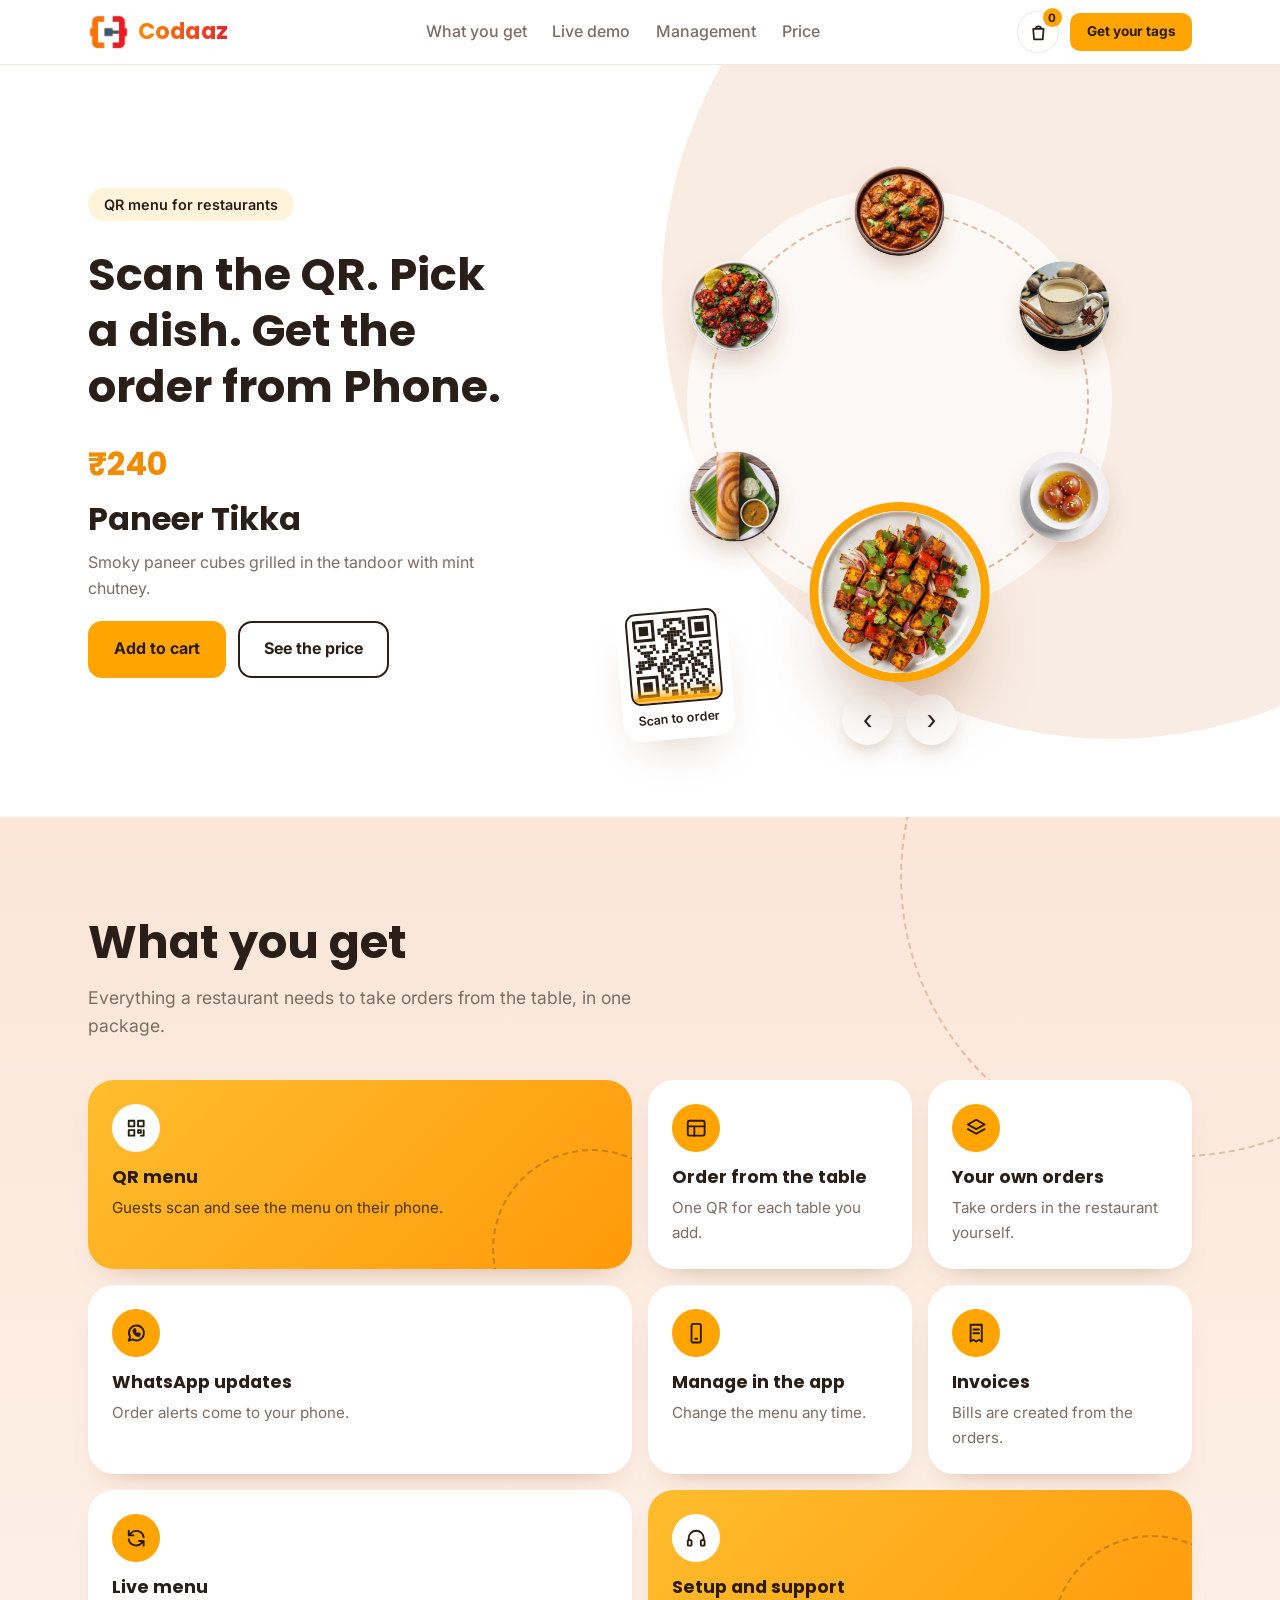
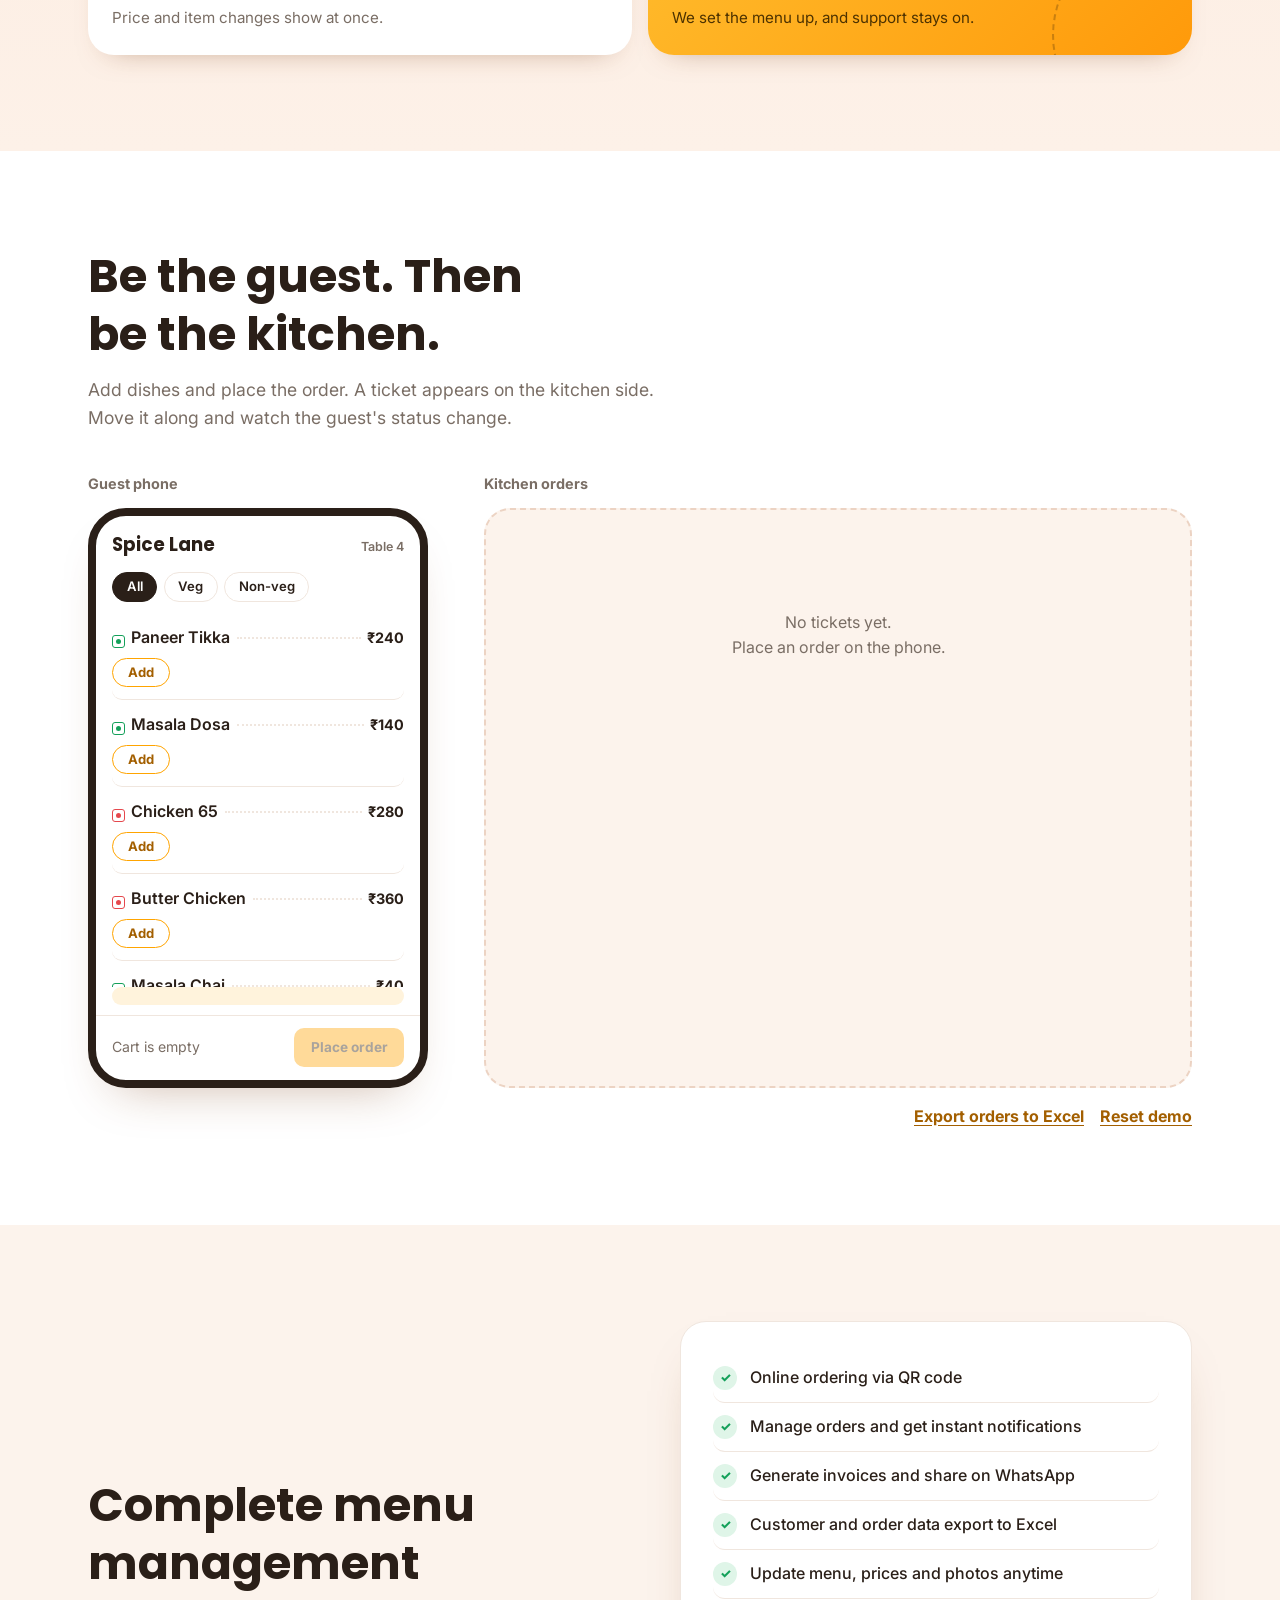
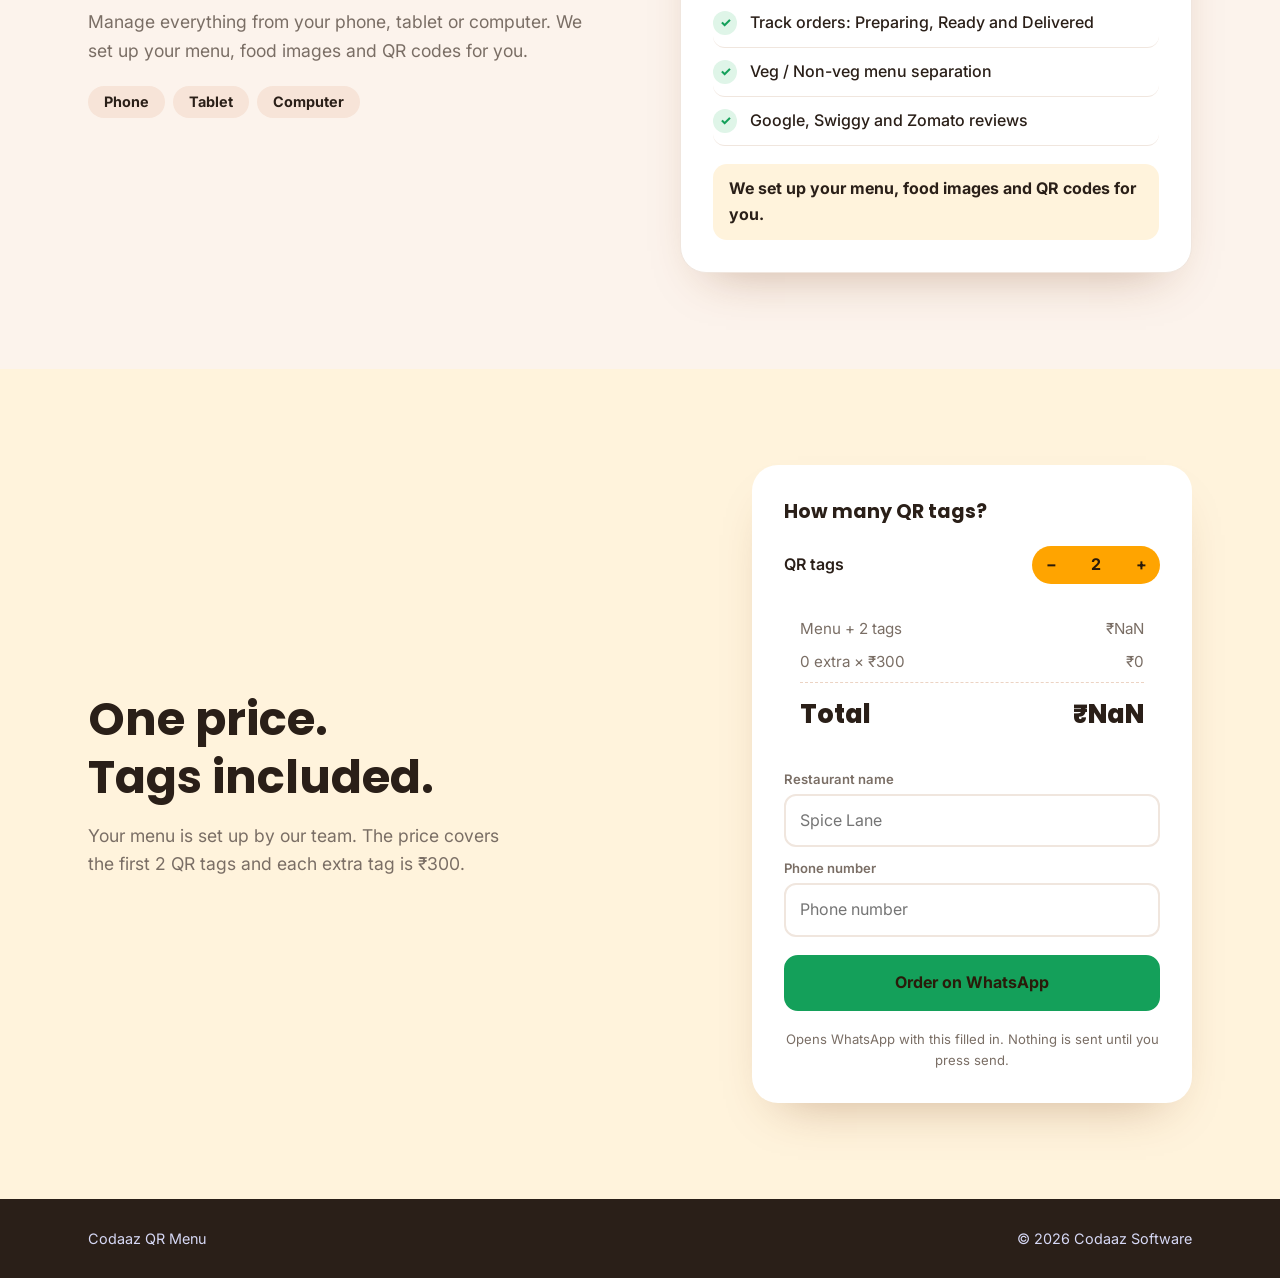
<file: qr-menu/index.html>
<!DOCTYPE html>
<html lang="en">
<head>
<meta charset="utf-8">
<meta name="viewport" content="width=device-width, initial-scale=1, viewport-fit=cover">
<title>Codaaz QR Menu</title>
<meta name="description" content="QR menu and table ordering for restaurants. Orders reach your WhatsApp.">
<link rel="preconnect" href="https://fonts.googleapis.com">
<link rel="preconnect" href="https://fonts.gstatic.com" crossorigin>
<link rel="stylesheet" href="https://fonts.googleapis.com/css2?family=Inter:wght@400;500;600&family=Poppins:wght@500;600;700&display=swap">
<link rel="icon" type="image/png" sizes="192x192" href="images/favicon.png?v=2">
<link rel="shortcut icon" href="favicon.ico?v=2">
<link rel="apple-touch-icon" href="images/apple-touch-icon.png?v=2">
<meta name="theme-color" content="#ff7a00">
<link rel="stylesheet" href="style.css">
</head>
<body>
<svg width="0" height="0" style="position:absolute" aria-hidden="true"><defs>
<symbol id="i-qr" viewBox="0 0 24 24"><path d="M4 4h6v6H4zM14 4h6v6h-6zM4 14h6v6H4zM14 14h3v3h-3zM20 14v6h-3"/></symbol>
<symbol id="i-table" viewBox="0 0 24 24"><rect x="3" y="4" width="18" height="16" rx="2"/><path d="M3 10h18M10 10v10"/></symbol>
<symbol id="i-orders" viewBox="0 0 24 24"><path d="M12 3l9 5-9 5-9-5zM3 13l9 5 9-5"/></symbol>
<symbol id="i-wa" viewBox="0 0 24 24"><path d="M4 20l1.5-4A8 8 0 1 1 8 18.500z"/><path d="M9 9c0 3 3 6 6 6l1-2-2-1-1 1c-1-.5-2-1.500-2.500-2.500l1-1-1-2z"/></symbol>
<symbol id="i-phone" viewBox="0 0 24 24"><rect x="7" y="2" width="10" height="20" rx="2"/><path d="M11 18h2"/></symbol>
<symbol id="i-invoice" viewBox="0 0 24 24"><path d="M6 3h12v18l-3-2-3 2-3-2-3 2z"/><path d="M9 8h6M9 12h6"/></symbol>
<symbol id="i-refresh" viewBox="0 0 24 24"><path d="M20 11a8 8 0 0 0-14-4L4 9M4 4v5h5M4 13a8 8 0 0 0 14 4l2-2M20 20v-5h-5"/></symbol>
<symbol id="i-support" viewBox="0 0 24 24"><path d="M4 14v-2a8 8 0 0 1 16 0v2"/><rect x="3" y="14" width="4" height="6" rx="1"/><rect x="17" y="14" width="4" height="6" rx="1"/></symbol>
</defs></svg>
<header class="top"><div class="wrap top-in">
  <a class="brand" href="#top" aria-label="Codaaz, top of page"><img src="images/logo-mark.png" alt="" width="40" height="30"><span>Codaaz</span></a>
  <nav class="nav" aria-label="Sections"><a href="#features">What you get</a><a href="#demo">Live demo</a><a href="#manage">Management</a><a href="#order">Price</a></nav>
  <div class="top-r"><a class="cartlink" href="#demo" aria-label="Cart, open the live demo"><svg viewBox="0 0 24 24" aria-hidden="true"><path d="M6 8h12l-1 12H7zM9 8a3 3 0 0 1 6 0"/></svg><b id="cartCount">0</b></a><a class="btn btn-primary btn-sm" href="#order">Get your tags</a></div>
</div></header>
<main id="top">
<section class="hero"><div class="wrap hero-grid">
  <div class="hero-copy">
    <p class="chip-note">QR menu for restaurants</p>
    <h1>Scan the QR. Pick a dish. Get the order from Phone.</h1>
    <div class="pick" aria-live="polite">
      <p class="pprice" id="dPrice"></p>
      <h2 id="dName"></h2>
      <p class="ddesc" id="dDesc"></p>
      <div class="cta-row"><button type="button" class="btn btn-primary" id="dAdd">Add to cart</button><a class="btn" href="#order">See the price</a></div>
    </div>
  </div>
  <div class="stage-wrap">
    <div class="stage" id="stage"><div class="ring" id="ring"></div></div>
    <div class="arrows"><button type="button" id="prevD" aria-label="Previous dish">&#8249;</button><button type="button" id="nextD" aria-label="Next dish">&#8250;</button></div>
    <div class="tag" aria-hidden="true"><div class="qrbox"><svg id="qr" viewBox="0 0 25 25"></svg><div class="scan"></div></div><p>Scan to order</p></div>
  </div>
</div></section>

<section id="features"><div class="wrap">
  <div class="sec-head"><h2>What you get</h2><p class="sub">Everything a restaurant needs to take orders from the table, in one package.</p></div>
  <div class="grid8">
      <div class="feat wide"><span class="fi"><svg viewBox="0 0 24 24"><use href="#i-qr"/></svg></span><h3>QR menu</h3><p>Guests scan and see the menu on their phone.</p></div>
      <div class="feat "><span class="fi"><svg viewBox="0 0 24 24"><use href="#i-table"/></svg></span><h3>Order from the table</h3><p>One QR for each table you add.</p></div>
      <div class="feat "><span class="fi"><svg viewBox="0 0 24 24"><use href="#i-orders"/></svg></span><h3>Your own orders</h3><p>Take orders in the restaurant yourself.</p></div>
      <div class="feat "><span class="fi"><svg viewBox="0 0 24 24"><use href="#i-wa"/></svg></span><h3>WhatsApp updates</h3><p>Order alerts come to your phone.</p></div>
      <div class="feat "><span class="fi"><svg viewBox="0 0 24 24"><use href="#i-phone"/></svg></span><h3>Manage in the app</h3><p>Change the menu any time.</p></div>
      <div class="feat "><span class="fi"><svg viewBox="0 0 24 24"><use href="#i-invoice"/></svg></span><h3>Invoices</h3><p>Bills are created from the orders.</p></div>
      <div class="feat "><span class="fi"><svg viewBox="0 0 24 24"><use href="#i-refresh"/></svg></span><h3>Live menu</h3><p>Price and item changes show at once.</p></div>
      <div class="feat wide"><span class="fi"><svg viewBox="0 0 24 24"><use href="#i-support"/></svg></span><h3>Setup and support</h3><p>We set the menu up, and support stays on.</p></div>
  </div>
</div></section>

<section class="demo" id="demo"><div class="wrap">
  <div class="sec-head" style="margin:0"><h2>Be the guest. Then be the kitchen.</h2><p class="sub">Add dishes and place the order. A ticket appears on the kitchen side. Move it along and watch the guest's status change.</p></div>
  <div class="demo-grid">
    <div><p class="pane-label">Guest phone</p>
      <div class="phone" role="group" aria-label="Guest phone with menu">
        <div class="phone-top"><strong>Spice Lane</strong><span>Table 4</span></div>
        <div class="chips" id="chips" role="group" aria-label="Filter the menu"><button type="button" data-f="all" aria-pressed="true">All</button><button type="button" data-f="veg" aria-pressed="false">Veg</button><button type="button" data-f="nonveg" aria-pressed="false">Non-veg</button></div>
        <div class="phone-body" id="menuList"></div>
        <div class="gstatus" id="gStatus" hidden aria-live="polite"></div>
        <div class="cartbar"><div class="sum" id="cartSum">Cart is empty</div><button type="button" class="btn btn-primary btn-sm" id="placeBtn" disabled>Place order</button></div>
      </div></div>
    <div><p class="pane-label">Kitchen orders</p>
      <div class="rail" id="orderList"></div>
      <p class="demo-foot"><button type="button" class="link-btn" id="csvBtn">Export orders to Excel</button> &nbsp;&nbsp; <button type="button" class="link-btn" id="resetBtn">Reset demo</button></p></div>
  </div>
</div></section>

<section id="manage"><div class="wrap manage-grid">
  <div class="manage-copy"><h2>Complete menu management</h2>
    <p>Manage everything from your phone, tablet or computer. We set up your menu, food images and QR codes for you.</p>
    <ul class="devices" aria-label="Works on"><li>Phone</li><li>Tablet</li><li>Computer</li></ul></div>
  <div class="slip"><ul class="checks">
        <li>Online ordering via QR code</li>
        <li>Manage orders and get instant notifications</li>
        <li>Generate invoices and share on WhatsApp</li>
        <li>Customer and order data export to Excel</li>
        <li>Update menu, prices and photos anytime</li>
        <li>Track orders: Preparing, Ready and Delivered</li>
        <li>Veg / Non-veg menu separation</li>
        <li>Google, Swiggy and Zomato reviews</li>
  </ul><p class="slip-foot">We set up your menu, food images and QR codes for you.</p></div>
</div></section>

<section class="price" id="order"><div class="wrap bill-grid">
  <div class="bill-copy"><h2>One price. Tags included.</h2>
    <p>Your menu is set up by our team. The price covers the first <span data-fill="included"></span> QR tags and each extra tag is <span data-fill="extra"></span>.</p></div>
  <div class="bill" role="group" aria-label="Order form">
    <p class="bill-title">How many QR tags?</p>
    <div class="qty"><label for="tagCount">QR tags</label>
      <div class="step"><button type="button" id="tagMinus" aria-label="One fewer tag">&minus;</button><input id="tagCount" type="number" inputmode="numeric" min="2" max="200" value="2"><button type="button" id="tagPlus" aria-label="One more tag">+</button></div></div>
    <div class="lines" aria-live="polite"><div><span id="lnBase"></span><span id="lnBaseV"></span></div><div><span id="lnExtra"></span><span id="lnExtraV"></span></div><div class="total"><span>Total</span><span id="lnTotal"></span></div></div>
    <div class="form"><div class="field"><label for="fRest">Restaurant name</label><input id="fRest" type="text" autocomplete="organization" placeholder="Spice Lane"></div>
      <div class="field"><label for="fPhone">Phone number</label><input id="fPhone" type="tel" autocomplete="tel" placeholder="Phone number"></div></div>
    <a class="btn btn-primary" id="waLink" href="#order" target="_blank" rel="noopener">Order on WhatsApp</a>
    <p class="fine">Opens WhatsApp with this filled in. Nothing is sent until you press send.</p>
  </div>
</div></section>
</main>
<footer><div class="wrap foot-in"><span>Codaaz QR Menu</span><span id="yr"></span></div></footer>
<div class="toast" id="toast" role="status" aria-live="polite" hidden><span class="toast-ico" aria-hidden="true"></span><span id="toastTxt"></span></div>
<script src="script.js"></script>
</body>
</html>
</file>
<file: qr-menu/style.css>
/* Light theme. Fresh indigo + saffron, soft tinted panels, rounded app-style surfaces. */
:root{--display:'Poppins','Inter',system-ui,sans-serif;--body:'Inter',system-ui,-apple-system,'Segoe UI',sans-serif;
  --bg:#fff;--surface:#fff;--ink:#2a1f18;--muted:#7a6e65;--line:#f0e6de;--tint:#fcf3ec;--peach:#f7e4d8;--sun:#ffb21a;--sun-soft:#fff3dc;
  --accent:#ffa400;--accent-ink:#2a1b0a;--green:#14a05a;--coral:#e5484d;--shadow:0 24px 50px -28px rgba(120,60,20,.4);color-scheme:light}
*,*::before,*::after{box-sizing:border-box}
html{scroll-behavior:smooth;scroll-padding-top:5rem}
body{margin:0;background:var(--bg);color:var(--ink);font:400 16px/1.6 var(--body);-webkit-text-size-adjust:100%}
body::before{content:"";position:fixed;inset:0 0 auto;height:env(safe-area-inset-top,0px);z-index:30;background:var(--surface)}
h1,h2,h3{font-family:var(--display);margin:0;letter-spacing:0;line-height:1.25;text-wrap:balance}
h2{font-size:clamp(1.9rem,4.4vw,2.9rem);font-weight:700}
p{margin:0}button,input{font:inherit;color:inherit}
:focus-visible{outline:3px solid var(--accent);outline-offset:2px;border-radius:8px}
.wrap{width:100%;max-width:1140px;margin-inline:auto;padding-left:max(18px,env(safe-area-inset-left,0px));padding-right:max(18px,env(safe-area-inset-right,0px))}
section{padding-block:clamp(3.5rem,8vw,6rem)}
.sub{color:var(--muted);font-size:1.1rem;max-width:52ch;margin-top:.8rem}
.btn{display:inline-flex;align-items:center;justify-content:center;gap:.5rem;padding:.85rem 1.5rem;border-radius:14px;border:2px solid var(--ink);font-weight:700;text-decoration:none;cursor:pointer;background:var(--surface);color:var(--ink);transition:transform .15s ease,box-shadow .15s ease}
.btn:hover{transform:translateY(-2px);box-shadow:0 8px 0 -4px var(--ink)}
.btn-primary{background:var(--accent);border-color:var(--accent);color:var(--accent-ink)}
.btn-primary:hover{box-shadow:0 8px 0 -4px #2a2290}
.btn-sm{padding:.4rem .9rem;font-size:.85rem;border-radius:10px}
.btn[disabled]{opacity:.4;cursor:not-allowed;transform:none;box-shadow:none}

/* Header */
.top{position:sticky;top:env(safe-area-inset-top,0px);z-index:20;background:rgba(255,255,255,.9);backdrop-filter:blur(10px);border-bottom:1px solid var(--line)}
.top-in{display:flex;align-items:center;justify-content:space-between;min-height:4rem;gap:1rem}
.brand{font-family:var(--display);font-weight:800;font-size:1.35rem;text-decoration:none;display:inline-flex;align-items:center;gap:.55rem}
.brand i{width:1.7rem;height:1.7rem;border-radius:8px;background:var(--sun);display:grid;place-items:center}
.brand i::after{content:"";width:.7rem;height:.7rem;border:2.5px solid var(--ink);border-radius:2px}
.nav{display:none;gap:1.6rem}.nav a{text-decoration:none;font-weight:500;color:var(--muted)}.nav a:hover{color:var(--ink)}
@media(min-width:820px){.nav{display:flex}}

/* Features */
.sec-head{margin-bottom:2.5rem;max-width:60ch}
.grid8{display:grid;gap:1rem;grid-template-columns:repeat(auto-fit,minmax(240px,1fr))}
.feat{background:var(--surface);border:1px solid var(--line);border-radius:22px;padding:1.4rem;display:grid;gap:.9rem;align-content:start;transition:border-color .2s}
.feat:hover{border-color:var(--accent)}
.fi{width:3rem;height:3rem;border-radius:14px;background:var(--sun-soft);color:#8a5a00;display:grid;place-items:center}
.feat h3{font-size:1.1rem;font-weight:700}.feat p{color:var(--muted);font-size:.95rem;margin-top:-.4rem}
@media(min-width:1000px){.grid8{grid-template-columns:repeat(4,1fr)}.feat.wide{grid-column:span 2;background:var(--ink);color:#fff;border-color:var(--ink)}.feat.wide p{color:#c9ccf0}.feat.wide .fi{background:var(--sun);color:var(--ink)}}

/* Demo */
.demo{background:var(--tint)}
.demo-grid{display:grid;gap:2.5rem;align-items:start;margin-top:2.5rem}
@media(min-width:900px){.demo-grid{grid-template-columns:340px 1fr;gap:3.5rem}}
.pane-label{font-weight:700;margin-bottom:.8rem;color:var(--muted);font-size:.9rem}
.phone{width:100%;max-width:340px;height:580px;margin-inline:auto;display:flex;flex-direction:column;background:var(--surface);border:8px solid var(--ink);border-radius:38px;overflow:hidden;box-shadow:var(--shadow)}
.phone-top{padding:.9rem 1rem .5rem;display:flex;justify-content:space-between;align-items:baseline;gap:.5rem}
.phone-top strong{font-family:var(--display);font-size:1.15rem}.phone-top span{font-size:.78rem;color:var(--muted);font-weight:600}
.chips{display:flex;gap:.4rem;padding:.3rem 1rem .5rem}
.chips button{border:1.5px solid var(--line);background:var(--surface);border-radius:999px;padding:.2rem .85rem;font-size:.82rem;font-weight:600;cursor:pointer}
.chips button[aria-pressed="true"]{background:var(--ink);border-color:var(--ink);color:#fff}
.phone-body{flex:1;overflow-y:auto;padding:.2rem 1rem 1rem;min-height:0}
.item{padding:.75rem 0;border-bottom:1px solid var(--line);display:grid;gap:.45rem}.item:last-child{border:0}
.item-line{display:flex;align-items:baseline;gap:.4rem}.item-line b{font-weight:600}
.dots{flex:1;border-bottom:2px dotted var(--line);min-width:1rem;transform:translateY(-4px)}
.item-line .p{font-weight:700;font-size:.9rem}
.vm{flex:none;width:13px;height:13px;border:1.5px solid currentColor;border-radius:3px;display:inline-grid;place-items:center;color:var(--green);transform:translateY(1px)}
.vm::after{content:"";width:5px;height:5px;border-radius:50%;background:currentColor}.vm.nv{color:var(--coral)}
.add{justify-self:start;border:1.5px solid var(--accent);color:var(--accent);background:transparent;padding:.2rem .95rem;border-radius:999px;font-weight:700;font-size:.82rem;cursor:pointer}
.add:hover{background:var(--accent);color:#fff}
.step{justify-self:start;display:inline-flex;align-items:center;background:var(--accent);border-radius:999px;overflow:hidden}
.step button{width:30px;height:28px;background:transparent;color:#fff;border:0;font-weight:700;cursor:pointer}
.step o{min-width:26px;text-align:center;font-weight:700;font-size:.88rem;color:#fff}
.gstatus{margin:0 1rem .6rem;padding:.55rem .8rem;border-radius:12px;background:var(--sun-soft);font-size:.85rem;display:flex;gap:.5rem;align-items:center}
.cartbar{display:flex;justify-content:space-between;align-items:center;gap:.75rem;padding:.8rem 1rem;border-top:1px solid var(--line)}
.cartbar .sum{font-size:.88rem;color:var(--muted)}.cartbar .sum b{color:var(--ink)}
.pill{padding:.12rem .65rem;border-radius:999px;font-size:.74rem;font-weight:700;white-space:nowrap}
.s0{background:var(--sun);color:var(--ink)}.s1{background:var(--accent);color:#fff}.s2{background:#dff5e8;color:#0d7a43}
.rail{min-height:580px;background:var(--surface);border:2px dashed #c6c9ea;border-radius:26px;padding:1.25rem;display:flex;flex-wrap:wrap;gap:1rem;align-content:flex-start;min-width:0}
.rail-empty{width:100%;align-self:center;text-align:center;color:var(--muted);padding:5rem 1rem}
.ticket{width:215px;max-width:100%;background:var(--bg);border:1px solid var(--line);border-top:5px solid var(--sun);border-radius:14px;padding:.9rem;display:grid;gap:.6rem;font-size:.88rem;animation:drop .35s ease-out}
@keyframes drop{from{opacity:0;transform:translateY(-14px)}}
.ticket header{display:flex;justify-content:space-between;align-items:center;gap:.4rem;border-bottom:1px dashed #c6c9ea;padding-bottom:.5rem}
.ticket ul{list-style:none;margin:0;padding:0;display:grid;gap:.15rem}
.ticket .tot{display:flex;justify-content:space-between;font-weight:700;border-top:1px dashed #c6c9ea;padding-top:.5rem}
.ticket .btn{text-decoration:none}
.demo-foot{margin-top:1rem;text-align:right}
.link-btn{background:none;border:0;padding:0;color:var(--accent);font-weight:700;cursor:pointer;text-decoration:underline;text-underline-offset:3px}

/* Management */
.manage-grid{display:grid;gap:3rem;align-items:center}
@media(min-width:880px){.manage-grid{grid-template-columns:1fr 1fr;gap:5rem}}
.manage-copy{display:grid;gap:1rem}.manage-copy>p{color:var(--muted);font-size:1.1rem}
.devices{list-style:none;margin:.3rem 0 0;padding:0;display:flex;flex-wrap:wrap;gap:.5rem}
.devices li{background:var(--tint);color:var(--accent);border-radius:999px;padding:.3rem 1rem;font-weight:700;font-size:.9rem}
.slip{background:var(--surface);border:1px solid var(--line);border-radius:26px;padding:clamp(1.25rem,4vw,2rem);box-shadow:var(--shadow);min-width:0}
.checks{list-style:none;margin:0;padding:0}
.checks li{display:flex;gap:.8rem;align-items:center;padding:.7rem 0;border-bottom:1px solid var(--line);font-weight:500}
.checks li::before{content:"✓";flex:none;width:1.5rem;height:1.5rem;border-radius:50%;background:#dff5e8;color:var(--green);display:grid;place-items:center;font-size:.8rem;font-weight:800}
.slip-foot{margin-top:1.1rem;background:var(--sun-soft);border-radius:14px;padding:.8rem 1rem;font-weight:700}

/* Price */
.price{background:var(--sun-soft)}
.bill-grid{display:grid;gap:3rem;align-items:center}
@media(min-width:880px){.bill-grid{grid-template-columns:1fr 440px;gap:5rem}}
.bill-copy{display:grid;gap:1rem;max-width:42ch}.bill-copy p{color:var(--muted);font-size:1.1rem}
.bill{background:var(--surface);border-radius:26px;padding:clamp(1.25rem,4vw,2rem);display:grid;gap:1.1rem;box-shadow:var(--shadow);min-width:0}
.bill-title{font-family:var(--display);font-weight:700;font-size:1.2rem}
.qty{display:flex;justify-content:space-between;align-items:center;gap:1rem;flex-wrap:wrap;font-weight:600}
.qty .step button{width:38px;height:38px}
.qty .step input{width:52px;text-align:center;border:0;background:transparent;font-weight:700;color:#fff;-moz-appearance:textfield}
.qty .step input::-webkit-outer-spin-button,.qty .step input::-webkit-inner-spin-button{-webkit-appearance:none;margin:0}
.lines{display:grid;gap:.5rem;font-size:.95rem;background:var(--bg);border-radius:16px;padding:1rem}
.lines div{display:flex;justify-content:space-between;gap:1rem;color:var(--muted)}
.lines .total{color:var(--ink);font-weight:800;font-size:1.6rem;font-family:var(--display);padding-top:.7rem;border-top:1px dashed #c6c9ea}
.form{display:grid;gap:.7rem}.field{display:grid;gap:.25rem}
.field label{font-size:.82rem;font-weight:600;color:var(--muted)}
.field input{width:100%;padding:.75rem .9rem;border:2px solid var(--line);border-radius:12px;background:var(--surface)}
.field input:focus{border-color:var(--accent);outline:none}
.bill .btn-primary{background:var(--green);border-color:var(--green)}
.fine{font-size:.82rem;color:var(--muted);text-align:center}
footer{background:var(--ink);color:#d6d8f5;padding-block:1.75rem;font-size:.9rem}
.foot-in{display:flex;justify-content:space-between;gap:1rem;flex-wrap:wrap}

/* Notice */
.toast{position:fixed;left:max(16px,env(safe-area-inset-left,0px));bottom:calc(16px + env(safe-area-inset-bottom,0px));z-index:25;max-width:min(360px,calc(100% - 32px));display:flex;gap:.7rem;align-items:center;background:var(--surface);border-radius:16px;padding:.75rem 1rem;box-shadow:var(--shadow);border:1px solid var(--line);font-size:.92rem;font-weight:500}
.toast[hidden]{display:none}
.toast-ico{flex:none;width:2rem;height:2rem;border-radius:10px;background:#dff5e8;box-shadow:inset 0 0 0 9px #dff5e8,inset 0 0 0 20px var(--green);clip-path:inset(0 round 10px)}
@media(prefers-reduced-motion:reduce){html{scroll-behavior:auto}.scan,.ticket{animation:none}.scan{top:50%}.btn{transition:none}}

/* Header extras + accent fixes (orange needs dark text) */
.top{background:rgba(255,255,255,.92)}
.top-r{display:flex;align-items:center;gap:.7rem}
.cartlink{position:relative;width:2.6rem;height:2.6rem;border-radius:50%;border:1px solid var(--line);display:grid;place-items:center;color:var(--ink);background:var(--surface)}
.cartlink svg{width:1.3rem;height:1.3rem;fill:none;stroke:currentColor;stroke-width:2;stroke-linecap:round;stroke-linejoin:round}
.cartlink b{position:absolute;top:-4px;right:-4px;min-width:1.2rem;height:1.2rem;border-radius:999px;background:var(--accent);color:var(--accent-ink);font-size:.72rem;display:grid;place-items:center;padding:0 .25rem}
.btn-primary:hover{box-shadow:0 8px 0 -4px #c47c00}
.step button,.step o,.qty .step input,.s1{color:var(--accent-ink)}
.add{color:#a35f00;border-color:var(--accent)}.add:hover{color:var(--accent-ink)}
.devices li{color:var(--ink);background:var(--peach)}
.demo{background:var(--tint)}.rail{border-color:#ecd3c3}.ticket{background:var(--tint)}
.ticket header,.ticket .tot,.lines .total{border-color:#ecd3c3}
.link-btn{color:#a35f00}.field input:focus{border-color:var(--accent)}
.feat:hover{border-color:var(--accent)}

/* Hero */
.hero{position:relative;overflow:hidden;padding-block:clamp(2rem,5vw,3.5rem) clamp(3rem,6vw,4.5rem)}
.hero::before{content:"";position:absolute;width:min(900px,120vw);aspect-ratio:1;border-radius:50%;background:var(--peach);right:-22%;top:-30%;opacity:.7}
.hero-grid{position:relative;display:grid;gap:2.5rem;align-items:center}
@media(min-width:900px){.hero-grid{grid-template-columns:.9fr 1.1fr}}
.hero-copy{display:grid;gap:1.6rem;min-width:0}
.chip-note{justify-self:start;background:var(--sun-soft);border-radius:999px;padding:.3rem 1rem;font-weight:600;font-size:.9rem}
.hero h1{font-size:clamp(1.9rem,4.2vw,2.8rem);font-weight:700;max-width:18ch}
.pick{display:grid;gap:.7rem}
.pprice{font:700 2rem var(--display);color:#f08c00}
.pick h2{font-size:clamp(1.5rem,3vw,2rem)}
.ddesc{color:var(--muted);max-width:42ch;min-height:3.2em}
.cta-row{display:flex;flex-wrap:wrap;gap:.75rem;margin-top:.5rem}
.stage-wrap{position:relative;min-width:0}
.stage{position:relative;width:min(560px,100%);aspect-ratio:1;margin-inline:auto}
.stage::before{content:"";position:absolute;inset:12%;border-radius:50%;background:#fff;opacity:.55}
.ring{position:absolute;inset:0;transform:rotate(var(--rot,0deg));transition:transform .9s cubic-bezier(.5,.1,.2,1)}
.ring::before{content:"";position:absolute;inset:calc(50% - var(--r,190px));border:2px dashed #dfb9a2;border-radius:50%}
.plate{position:absolute;left:50%;top:50%;width:var(--p,84px);height:var(--p,84px);margin:calc(var(--p,84px)/-2) 0 0 calc(var(--p,84px)/-2);padding:0;border:0;border-radius:50%;background:#fff;box-shadow:0 14px 30px -10px rgba(120,60,20,.4);display:grid;place-items:center;font-size:calc(var(--p,84px)*.55);line-height:1;cursor:pointer;overflow:hidden;transform:rotate(var(--a)) translateY(calc(var(--r,190px)*-1)) rotate(calc(var(--a)*-1 - var(--rot,0deg))) scale(var(--s,1));transition:transform .9s cubic-bezier(.5,.1,.2,1)}
.plate.on{--s:1.8;z-index:2}
.plate img{width:100%;height:100%;object-fit:cover}
.arrows{display:flex;gap:.8rem;justify-content:center;margin-top:.8rem}
.arrows button{width:3.2rem;height:3.2rem;border-radius:50%;border:0;background:#fff;box-shadow:0 10px 22px -10px rgba(120,60,20,.45);font-size:1.7rem;line-height:1;cursor:pointer}
.arrows button:hover{background:var(--accent)}
.tag{position:absolute;left:0;top:2%;width:112px;background:#fff;border-radius:18px;padding:.6rem;text-align:center;box-shadow:var(--shadow);transform:rotate(-5deg)}
.tag p{font-weight:600;font-size:.78rem;margin-top:.35rem}
.qrbox{position:relative;border-radius:10px;padding:.35rem;background:#fff;border:2px solid var(--ink);overflow:hidden}
#qr{width:100%;height:auto;display:block;fill:var(--ink)}
.scan{position:absolute;left:0;right:0;height:3px;background:var(--accent);box-shadow:0 0 10px 3px var(--accent);animation:scan 2.6s ease-in-out infinite}
@keyframes scan{0%,100%{top:4%}50%{top:94%}}

/* ===== Plates: photos fit the circle, hover label, orange ring on the selected dish ===== */
.plate{overflow:visible}
.plate img{border-radius:50%;display:block}
.plate:not(.on):hover{--s:1.18;box-shadow:0 18px 30px -10px rgba(120,60,20,.55)}
.plate.on{box-shadow:0 0 0 5px var(--accent),0 26px 40px -14px rgba(120,60,20,.55)}
.plate.on:hover{--s:1.88}
.plate::after{content:attr(data-name);position:absolute;bottom:calc(100% + 8px);left:50%;transform:translate(-50%,4px);background:var(--ink);color:#fff;font:600 .72rem var(--body);padding:.25rem .65rem;border-radius:8px;white-space:nowrap;opacity:0;pointer-events:none;transition:opacity .2s,transform .2s}
.plate:hover::after{opacity:1;transform:translate(-50%,0)}
.plate.on::after{display:none}
.stage::before{opacity:.7}

/* ===== More hover life ===== */
.nav a{position:relative}
.nav a::after{content:"";position:absolute;left:0;right:0;bottom:-5px;height:2px;background:var(--accent);transform:scaleX(0);transition:transform .2s}
.nav a:hover::after{transform:scaleX(1)}
.cartlink{transition:background .2s,transform .2s}.cartlink:hover{background:var(--accent);transform:translateY(-2px)}
.btn-primary:hover{background:#ffb41f}
.arrows button{transition:transform .2s,background .2s}.arrows button:hover{transform:scale(1.1)}
.tag{transition:transform .25s}.tag:hover{transform:rotate(0) scale(1.06)}
.item{transition:background .2s,box-shadow .2s;border-radius:10px}
.item:hover{background:var(--tint);box-shadow:0 0 0 8px var(--tint)}
.ticket{transition:transform .2s,box-shadow .2s}.ticket:hover{transform:translateY(-4px);box-shadow:0 16px 24px -14px rgba(120,60,20,.5)}
.checks li{border-radius:12px;transition:background .2s,transform .2s}
.checks li:hover{background:var(--sun-soft);transform:translateX(6px)}
.checks li:hover::before{background:var(--green);color:#fff}
.devices li{transition:background .2s,transform .2s}.devices li:hover{background:var(--accent);transform:translateY(-2px)}

/* ===== What you get: warm peach section, round orange icons, orange highlight cards ===== */
#features{position:relative;overflow:hidden;background:linear-gradient(180deg,#fbe6d8,#fdf1e8)}
#features::before{content:"";position:absolute;width:560px;aspect-ratio:1;border:2px dashed #e4bda4;border-radius:50%;right:-180px;top:-220px}
#features .sec-head,#features .grid8{position:relative}
.feat{border:0;border-radius:26px;padding:1.5rem;position:relative;overflow:hidden;box-shadow:0 14px 30px -22px rgba(120,60,20,.55);transition:transform .25s,box-shadow .25s,background .25s}
.feat:hover{transform:translateY(-6px);background:#fffaf5;box-shadow:0 28px 40px -24px rgba(120,60,20,.6)}
.fi{border-radius:50%;background:var(--accent);color:var(--accent-ink);transition:transform .3s}
.feat:hover .fi{transform:rotate(-12deg) scale(1.1)}
.feat.wide:first-child,.feat.wide:last-child{background:linear-gradient(135deg,#ffbd2e,#ff9a0a);color:var(--accent-ink)}
.feat.wide:first-child:hover,.feat.wide:last-child:hover{background:linear-gradient(135deg,#ffc84d,#ffa51f)}
.feat.wide p{color:#4d3200}
.feat.wide .fi{background:#fff;color:var(--accent-ink)}
.feat.wide:not(:first-child):not(:last-child) p{color:var(--muted)}
.feat.wide::after{content:"";position:absolute;width:200px;aspect-ratio:1;border:2px dashed rgba(42,27,10,.25);border-radius:50%;right:-60px;bottom:-80px}

/* section rhythm: white hero, peach features, white demo, soft manage, yellow price */
.demo{background:#fff}.rail{background:var(--tint)}.ticket{background:#fff}
#manage{background:var(--tint)}
@media(prefers-reduced-motion:reduce){.plate,.ring,.feat,.fi,.item,.ticket,.checks li,.tag,.cartlink{transition:none}}
.tag{top:auto;bottom:1%;left:2%}
.fi svg{width:1.4rem;height:1.4rem;fill:none;stroke:currentColor;stroke-width:2;stroke-linecap:round;stroke-linejoin:round}
@media(min-width:1000px){.feat:nth-child(4),.feat:nth-child(7){grid-column:span 2}}

/* Brand: logo mark + orange-red gradient wordmark (replaces the blue link colour) */
.brand{color:#ee4a14}
.brand i{display:none}
.brand img{height:2.3rem;width:auto;display:block;transition:transform .25s}
.brand:hover img{transform:rotate(-6deg) scale(1.06)}
.brand span{font-family:var(--display);font-weight:700;font-size:1.4rem;letter-spacing:.01em;background:linear-gradient(90deg,#ff8a00 0%,#f2541b 55%,#e5242b 100%);-webkit-background-clip:text;background-clip:text;-webkit-text-fill-color:transparent;color:transparent}
</file>
